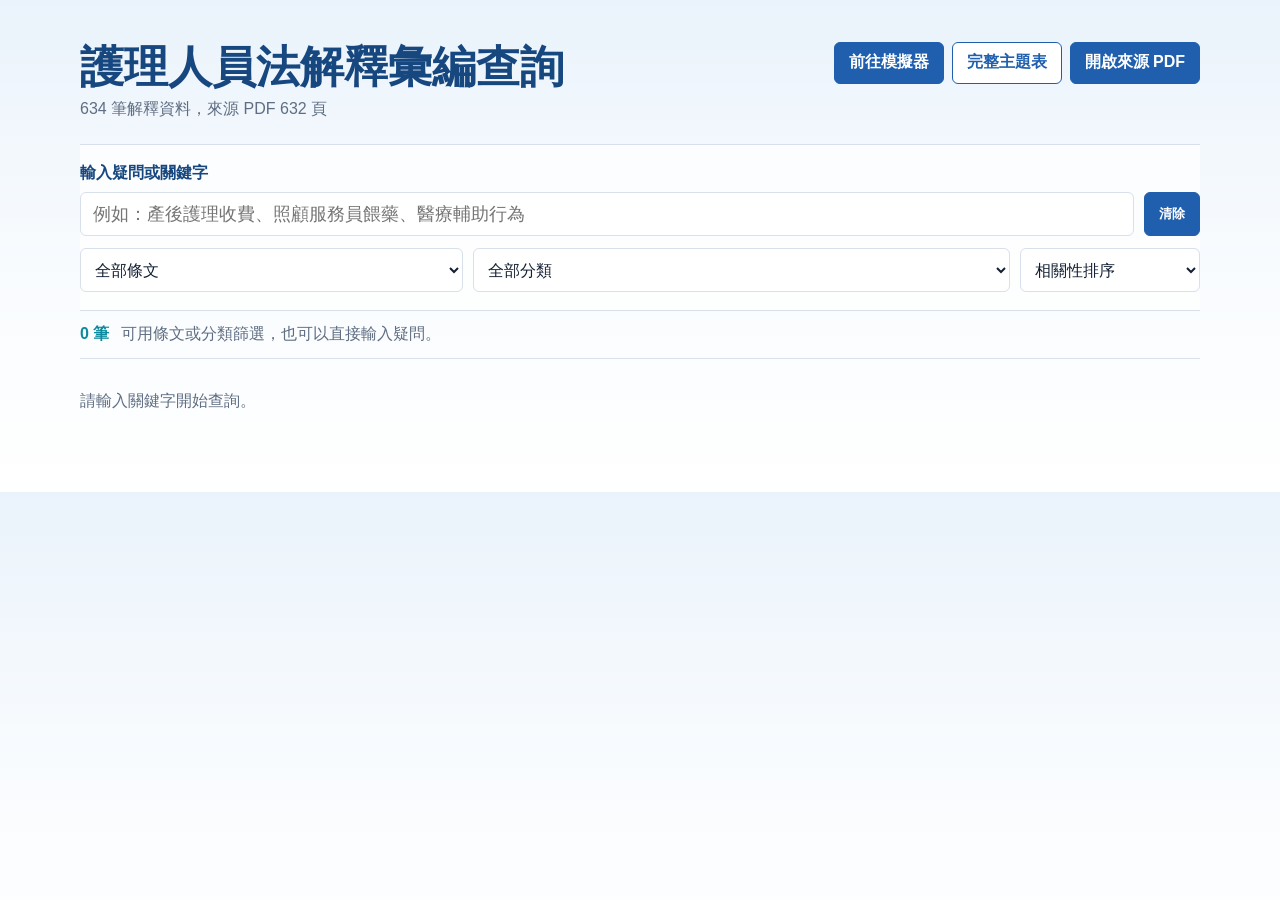
<file: index.html>
<!doctype html>
<html lang="zh-Hant">
  <head>
    <meta charset="utf-8" />
    <meta name="viewport" content="width=device-width, initial-scale=1" />
    <title>護理人員法解釋彙編查詢</title>
    <link rel="stylesheet" href="./styles.css?v=20260619-complete" />
  </head>
  <body>
    <main class="shell">
      <section class="toolbar" aria-label="查詢工具">
        <div class="title-block">
          <h1>護理人員法解釋彙編查詢</h1>
          <p id="metaLine">資料載入中</p>
        </div>
        <nav class="top-actions" aria-label="常用頁面">
          <a class="source-link" href="./simulator/">前往模擬器</a>
          <a class="source-link alt-link" href="./simulator/topic_review.html">完整主題表</a>
          <a class="source-link" href="https://drive.google.com/file/d/1IEo7JO0CoxnfXCeiRm87BLzYfexqwZH7/view?usp=drivesdk" target="_blank" rel="noreferrer">開啟來源 PDF</a>
        </nav>
      </section>

      <section class="search-panel" aria-label="搜尋">
        <label for="query">輸入疑問或關鍵字</label>
        <div class="search-row">
          <input id="query" type="search" autocomplete="off" placeholder="例如：產後護理收費、照顧服務員餵藥、醫療輔助行為" />
          <button id="clearBtn" type="button">清除</button>
        </div>
        <div class="filters">
          <select id="articleFilter" aria-label="條文篩選">
            <option value="">全部條文</option>
          </select>
          <select id="categoryFilter" aria-label="分類篩選">
            <option value="">全部分類</option>
          </select>
          <select id="sortMode" aria-label="排序">
            <option value="score">相關性排序</option>
            <option value="page">頁碼排序</option>
            <option value="date">日期排序</option>
          </select>
        </div>
      </section>

      <section class="summary" aria-live="polite">
        <strong id="resultCount">0 筆</strong>
        <span id="queryHint">請輸入關鍵字開始查詢。</span>
      </section>

      <section id="results" class="results" aria-label="搜尋結果"></section>
    </main>

    <template id="resultTemplate">
      <article class="result-item">
        <div class="result-top">
          <h2></h2>
          <span class="score"></span>
        </div>
        <div class="chips"></div>
        <p class="snippet"></p>
        <p class="source-url"></p>
        <details>
          <summary>展開原文</summary>
          <pre></pre>
        </details>
      </article>
    </template>

    <script src="./data/metadata.js?v=20260619-complete"></script>
    <script src="./data/interpretations.js?v=20260619-complete"></script>
    <script src="./app.js?v=20260619-complete"></script>
  </body>
</html>
</file>
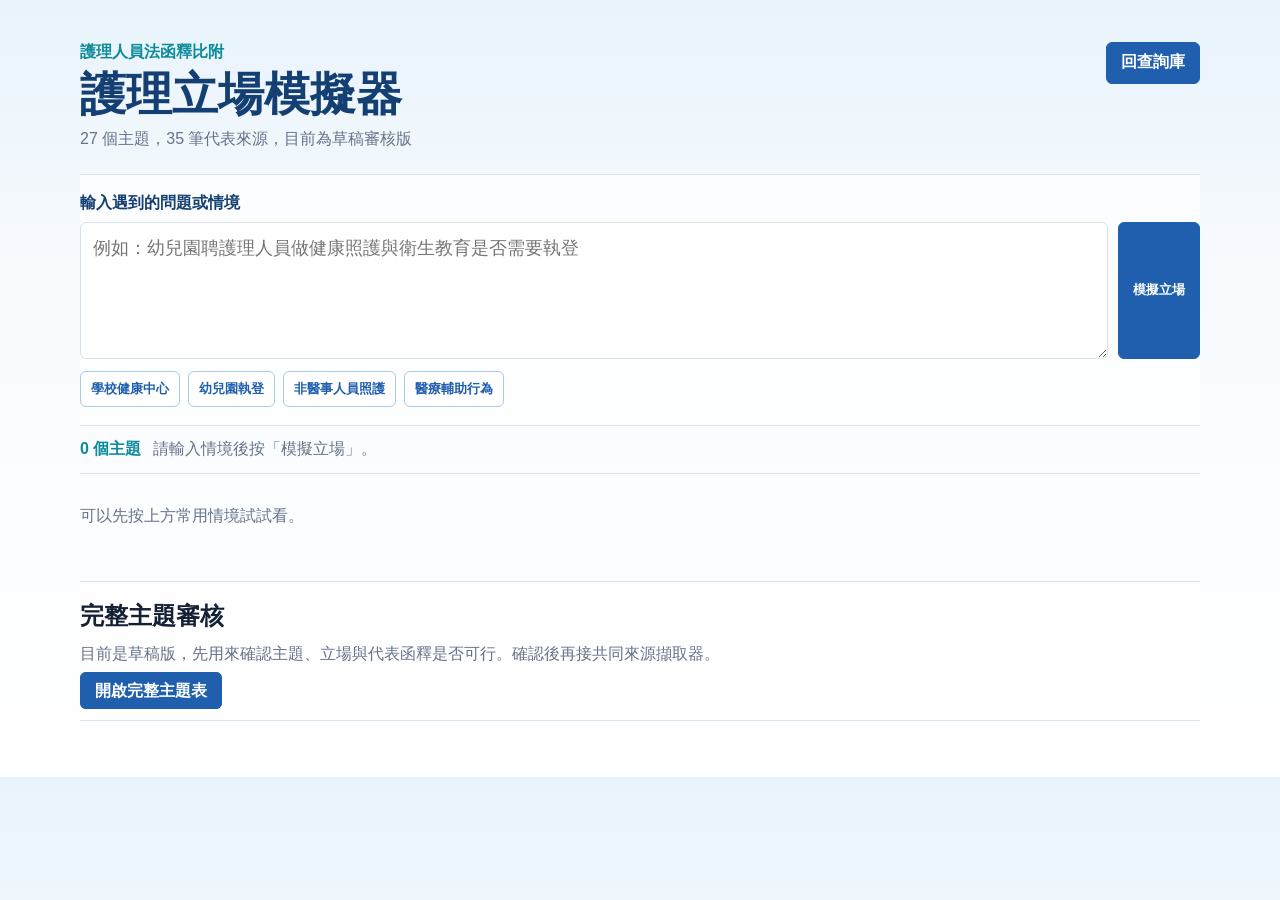
<file: simulator/index.html>
<!doctype html>
<html lang="zh-Hant">
  <head>
    <meta charset="utf-8" />
    <meta name="viewport" content="width=device-width, initial-scale=1" />
    <title>護理立場模擬器</title>
    <link rel="stylesheet" href="./styles.css?v=20260619-simulator" />
  </head>
  <body>
    <main class="shell">
      <section class="toolbar">
        <div>
          <p class="eyebrow">護理人員法函釋比附</p>
          <h1>護理立場模擬器</h1>
          <p id="metaLine">資料載入中</p>
        </div>
        <a class="source-link" href="../index.html">回查詢庫</a>
      </section>

      <section class="input-panel" aria-label="情境輸入">
        <label for="scenario">輸入遇到的問題或情境</label>
        <div class="input-row">
          <textarea id="scenario" rows="4" placeholder="例如：幼兒園聘護理人員做健康照護與衛生教育是否需要執登"></textarea>
          <button id="simulateBtn" type="button">模擬立場</button>
        </div>
        <div class="quick-tags" aria-label="常用情境">
          <button type="button" data-example="學校健康中心生活輔導員持護理師證書支援學生照護是否要辦執業登記">學校健康中心</button>
          <button type="button" data-example="幼兒園聘護理人員做健康照護與衛生教育是否需要執登">幼兒園執登</button>
          <button type="button" data-example="非醫事人員可否幫學生抽痰或照顧管路傷口">非醫事人員照護</button>
          <button type="button" data-example="護理人員於醫師指示下執行X光照相或抽動脈血是否可行">醫療輔助行為</button>
        </div>
      </section>

      <section class="summary" aria-live="polite">
        <strong id="matchCount">0 個主題</strong>
        <span id="matchHint">請輸入情境後按「模擬立場」。</span>
      </section>

      <section id="matches" class="matches" aria-label="模擬結果"></section>

      <section class="review-link">
        <h2>完整主題審核</h2>
        <p>目前是草稿版，先用來確認主題、立場與代表函釋是否可行。確認後再接共同來源擷取器。</p>
        <a href="./topic_review.html">開啟完整主題表</a>
      </section>
    </main>

    <template id="topicTemplate">
      <article class="topic">
        <div class="topic-top">
          <div>
            <p class="topic-group"></p>
            <h2></h2>
          </div>
          <span class="score"></span>
        </div>
        <p class="position"></p>
        <div class="columns">
          <div>
            <h3>判斷問題</h3>
            <ul class="questions"></ul>
          </div>
          <div>
            <h3>可能結論</h3>
            <ul class="outputs"></ul>
          </div>
        </div>
        <h3>代表來源</h3>
        <ul class="sources"></ul>
      </article>
    </template>

    <script src="./data/simulator_topics.js?v=20260619-simulator"></script>
    <script src="./app.js?v=20260619-simulator"></script>
  </body>
</html>
</file>
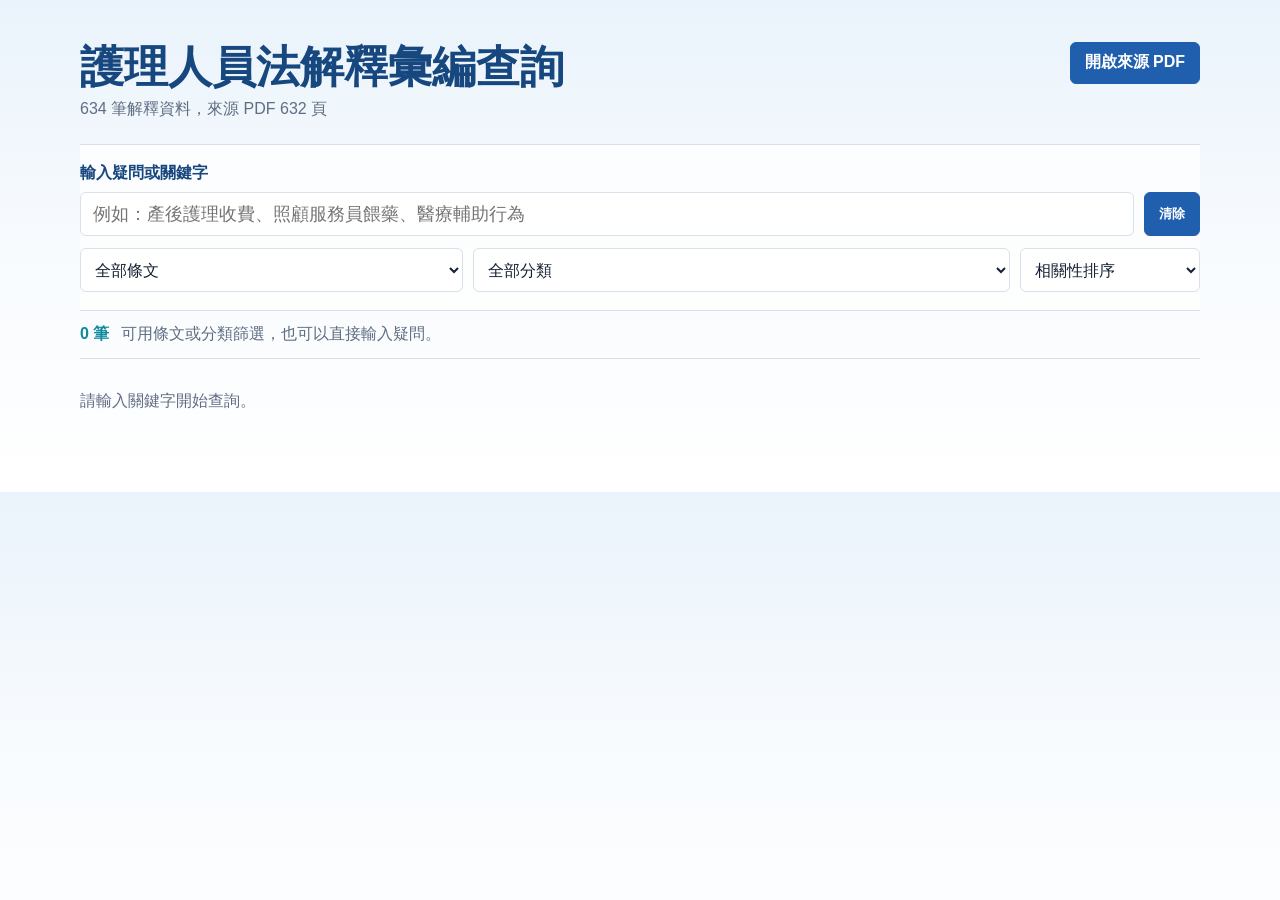
<file: web/index.html>
<!doctype html>
<html lang="zh-Hant">
  <head>
    <meta charset="utf-8" />
    <meta name="viewport" content="width=device-width, initial-scale=1" />
    <title>護理人員法解釋彙編查詢</title>
    <link rel="stylesheet" href="./styles.css?v=20260619-complete" />
  </head>
  <body>
    <main class="shell">
      <section class="toolbar" aria-label="查詢工具">
        <div class="title-block">
          <h1>護理人員法解釋彙編查詢</h1>
          <p id="metaLine">資料載入中</p>
        </div>
        <a class="source-link" href="https://drive.google.com/file/d/1IEo7JO0CoxnfXCeiRm87BLzYfexqwZH7/view?usp=drivesdk" target="_blank" rel="noreferrer">開啟來源 PDF</a>
      </section>

      <section class="search-panel" aria-label="搜尋">
        <label for="query">輸入疑問或關鍵字</label>
        <div class="search-row">
          <input id="query" type="search" autocomplete="off" placeholder="例如：產後護理收費、照顧服務員餵藥、醫療輔助行為" />
          <button id="clearBtn" type="button">清除</button>
        </div>
        <div class="filters">
          <select id="articleFilter" aria-label="條文篩選">
            <option value="">全部條文</option>
          </select>
          <select id="categoryFilter" aria-label="分類篩選">
            <option value="">全部分類</option>
          </select>
          <select id="sortMode" aria-label="排序">
            <option value="score">相關性排序</option>
            <option value="page">頁碼排序</option>
            <option value="date">日期排序</option>
          </select>
        </div>
      </section>

      <section class="summary" aria-live="polite">
        <strong id="resultCount">0 筆</strong>
        <span id="queryHint">請輸入關鍵字開始查詢。</span>
      </section>

      <section id="results" class="results" aria-label="搜尋結果"></section>
    </main>

    <template id="resultTemplate">
      <article class="result-item">
        <div class="result-top">
          <h2></h2>
          <span class="score"></span>
        </div>
        <div class="chips"></div>
        <p class="snippet"></p>
        <p class="source-url"></p>
        <details>
          <summary>展開原文</summary>
          <pre></pre>
        </details>
      </article>
    </template>

    <script src="./data/metadata.js?v=20260619-complete"></script>
    <script src="./data/interpretations.js?v=20260619-complete"></script>
    <script src="./app.js?v=20260619-complete"></script>
  </body>
</html>
</file>
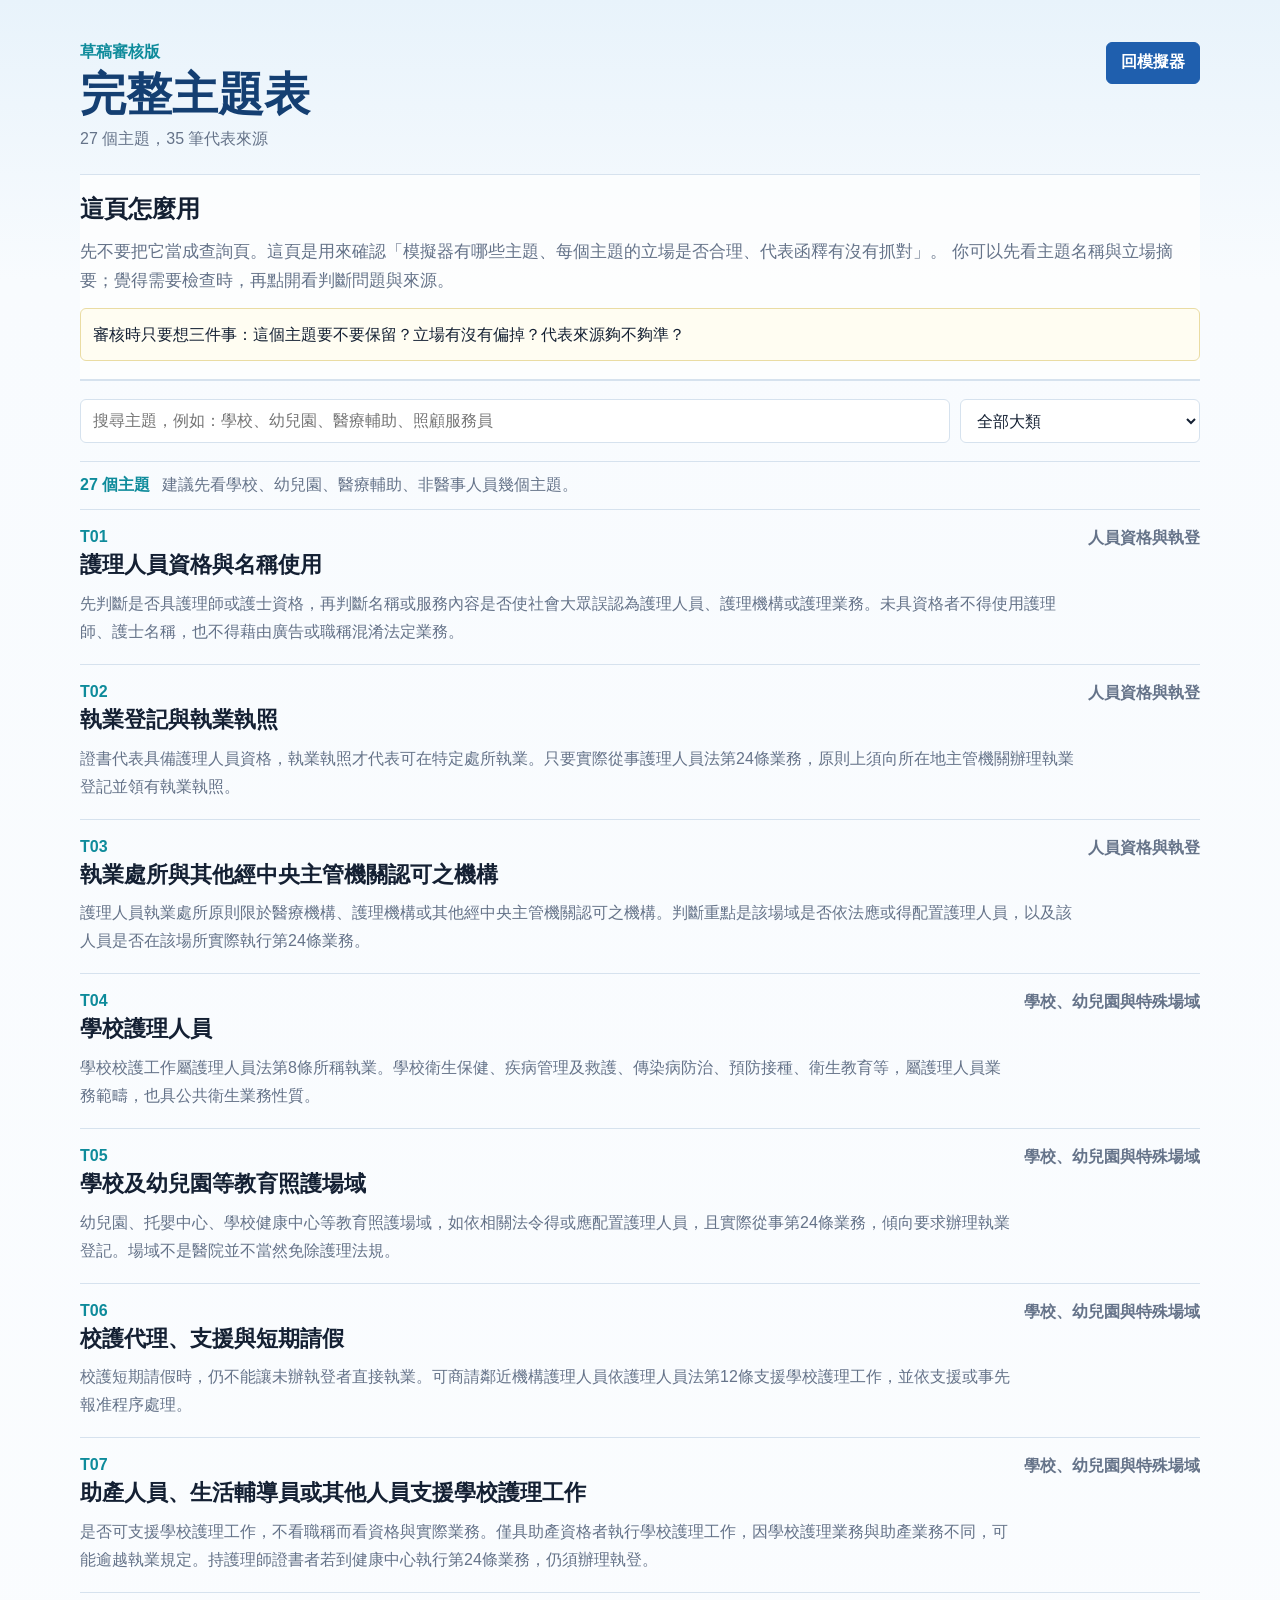
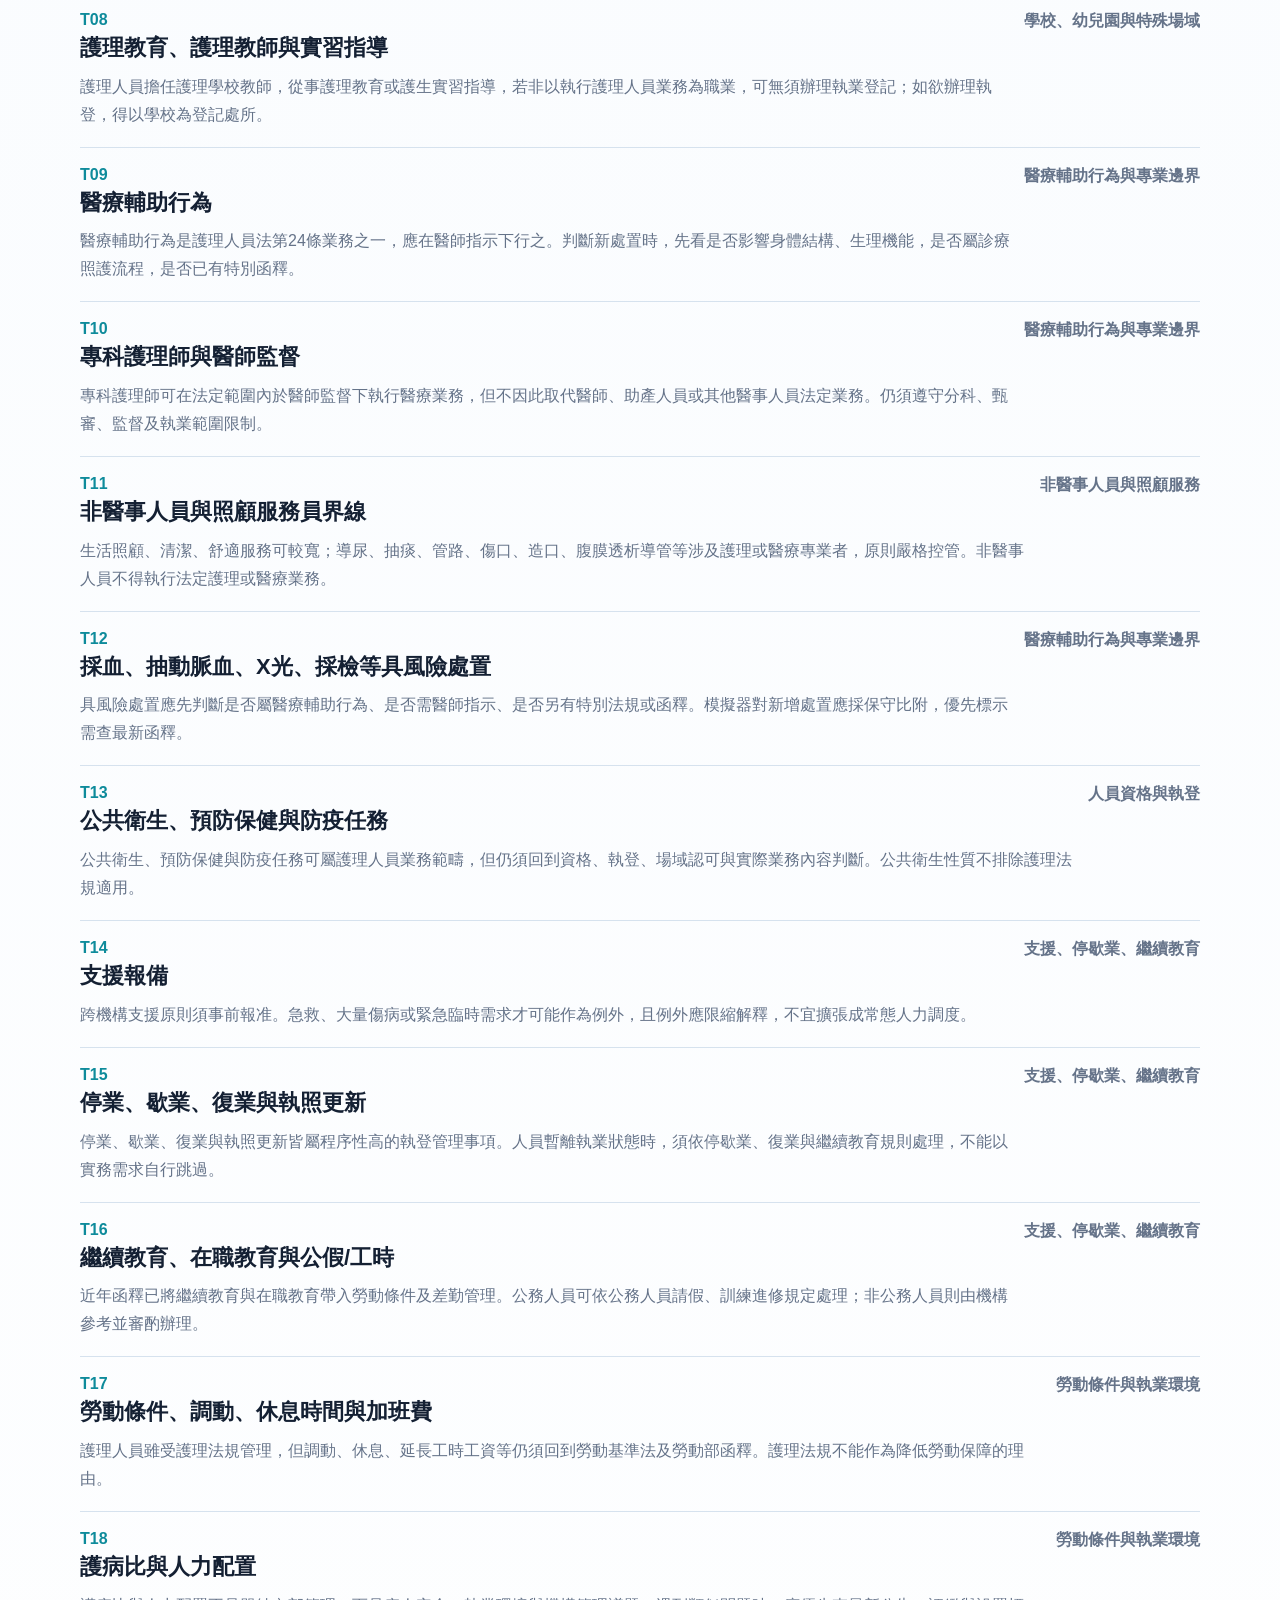
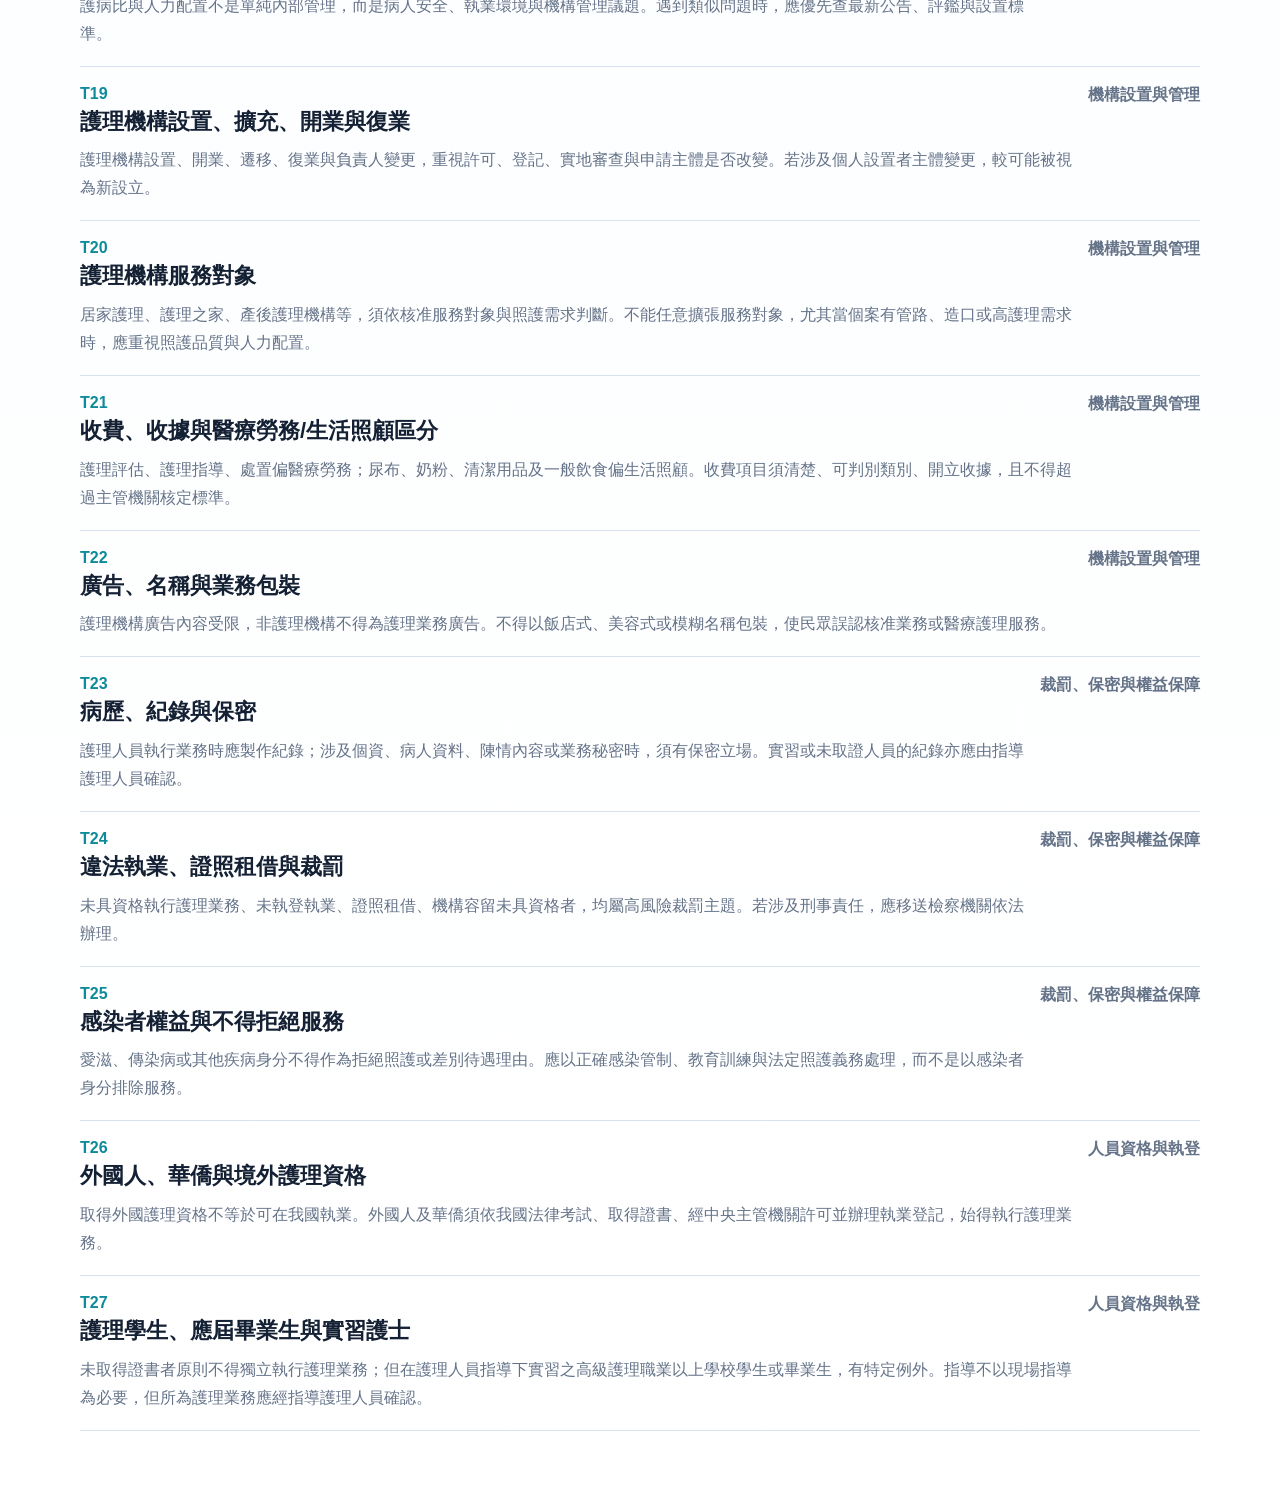
<file: simulator/topic_review.html>
<!doctype html>
<html lang="zh-Hant">
  <head>
    <meta charset="utf-8" />
    <meta name="viewport" content="width=device-width, initial-scale=1" />
    <title>護理立場模擬器主題表</title>
    <link rel="stylesheet" href="./styles.css?v=20260619-simulator2" />
    <style>
      .review-tools {
        display: grid;
        grid-template-columns: 1fr 240px;
        gap: 10px;
        padding: 18px 0;
        border-top: 1px solid var(--line);
        border-bottom: 1px solid var(--line);
      }

      .review-tools input,
      .review-tools select {
        min-height: 44px;
        border: 1px solid var(--line);
        border-radius: 6px;
        padding: 9px 12px;
        font: inherit;
        color: var(--ink);
        background: white;
      }

      .topic-list {
        display: grid;
        gap: 0;
      }

      .review-card {
        border-bottom: 1px solid var(--line);
        padding: 18px 0;
      }

      .review-card summary {
        list-style: none;
        cursor: pointer;
      }

      .review-card summary::-webkit-details-marker {
        display: none;
      }

      .card-head {
        display: grid;
        grid-template-columns: 1fr auto;
        gap: 12px;
        align-items: start;
      }

      .card-id {
        color: var(--aqua);
        font-weight: 900;
        margin-bottom: 4px;
      }

      .card-title {
        margin: 0;
        font-size: 22px;
        line-height: 1.35;
      }

      .card-group {
        color: var(--muted);
        font-weight: 800;
        white-space: nowrap;
      }

      .card-position {
        margin-top: 10px;
        color: var(--muted);
        line-height: 1.75;
      }

      .card-body {
        margin-top: 16px;
        display: grid;
        gap: 16px;
      }

      .review-grid {
        display: grid;
        grid-template-columns: 1fr 1fr;
        gap: 18px;
      }

      .review-section {
        background: var(--soft);
        border-left: 4px solid var(--aqua);
        padding: 12px;
      }

      .review-section h3 {
        margin-top: 0;
      }

      .source-item {
        padding: 10px 0;
        border-top: 1px solid var(--line);
      }

      .source-item:first-child {
        border-top: 0;
      }

      .source-item p {
        line-height: 1.65;
      }

      .source-item small {
        display: block;
        color: var(--muted);
        line-height: 1.6;
      }

      .status-note {
        margin-top: 12px;
        padding: 12px;
        background: #fffdf2;
        border: 1px solid #eadca3;
        border-radius: 6px;
        line-height: 1.7;
      }

      @media (max-width: 760px) {
        .review-tools,
        .card-head,
        .review-grid {
          grid-template-columns: 1fr;
        }

        .card-group {
          white-space: normal;
        }
      }
    </style>
  </head>
  <body>
    <main class="shell">
      <section class="toolbar">
        <div>
          <p class="eyebrow">草稿審核版</p>
          <h1>完整主題表</h1>
          <p id="metaLine">資料載入中</p>
        </div>
        <a class="source-link" href="./index.html">回模擬器</a>
      </section>

      <section class="input-panel">
        <h2>這頁怎麼用</h2>
        <p class="position">
          先不要把它當成查詢頁。這頁是用來確認「模擬器有哪些主題、每個主題的立場是否合理、代表函釋有沒有抓對」。
          你可以先看主題名稱與立場摘要；覺得需要檢查時，再點開看判斷問題與來源。
        </p>
        <p class="status-note">
          審核時只要想三件事：這個主題要不要保留？立場有沒有偏掉？代表來源夠不夠準？
        </p>
      </section>

      <section class="review-tools" aria-label="主題篩選">
        <input id="reviewSearch" type="search" placeholder="搜尋主題，例如：學校、幼兒園、醫療輔助、照顧服務員" />
        <select id="groupFilter">
          <option value="">全部大類</option>
        </select>
      </section>

      <section class="summary">
        <strong id="topicCount">0 個主題</strong>
        <span id="topicHint">點開任一主題可看來源。</span>
      </section>

      <section id="topicList" class="topic-list"></section>
    </main>

    <template id="reviewCardTemplate">
      <details class="review-card">
        <summary>
          <div class="card-head">
            <div>
              <p class="card-id"></p>
              <h2 class="card-title"></h2>
              <p class="card-position"></p>
            </div>
            <p class="card-group"></p>
          </div>
        </summary>
        <div class="card-body">
          <div class="review-grid">
            <div class="review-section">
              <h3>判斷問題</h3>
              <ul class="questions"></ul>
            </div>
            <div class="review-section">
              <h3>可能結論</h3>
              <ul class="outputs"></ul>
            </div>
          </div>
          <div class="review-section">
            <h3>代表來源</h3>
            <div class="sources"></div>
          </div>
        </div>
      </details>
    </template>

    <script src="./data/simulator_topics.js?v=20260619-simulator2"></script>
    <script>
      const data = window.SIMULATOR_TOPICS || { metadata: {}, topics: [] };
      const topics = data.topics || [];
      const metaLine = document.querySelector("#metaLine");
      const reviewSearch = document.querySelector("#reviewSearch");
      const groupFilter = document.querySelector("#groupFilter");
      const topicCount = document.querySelector("#topicCount");
      const topicHint = document.querySelector("#topicHint");
      const topicList = document.querySelector("#topicList");
      const template = document.querySelector("#reviewCardTemplate");

      function escapeHtml(text) {
        return String(text || "")
          .replaceAll("&", "&amp;")
          .replaceAll("<", "&lt;")
          .replaceAll(">", "&gt;")
          .replaceAll('"', "&quot;")
          .replaceAll("'", "&#039;");
      }

      function sourceLine(source) {
        const date = source.citation_date || source.date || "日期待補";
        const docNo = source.citation_document_no || source.document_no || "字號待補";
        const title = source.title || "標題待補";
        const parts = [];
        if (source.printed_page) parts.push(`書上頁碼 ${source.printed_page}`);
        if (source.physical_page) parts.push(`PDF頁碼 ${source.physical_page}`);
        if (source.source_url) parts.push(`<a href="${escapeHtml(source.source_url)}" target="_blank" rel="noreferrer">原文網址</a>`);
        return `${escapeHtml(date)}，${escapeHtml(docNo)}，${escapeHtml(title)}${parts.length ? `（${parts.join("；")}）` : ""}`;
      }

      function init() {
        metaLine.textContent = `${data.metadata.topic_count || topics.length} 個主題，${data.metadata.source_count || 0} 筆代表來源`;
        const groups = [...new Set(topics.map((topic) => topic.group).filter(Boolean))];
        for (const group of groups) {
          const option = document.createElement("option");
          option.value = group;
          option.textContent = group;
          groupFilter.append(option);
        }
        render();
      }

      function render() {
        const query = reviewSearch.value.trim();
        const group = groupFilter.value;
        const compact = query.replace(/\s+/g, "");
        const filtered = topics.filter((topic) => {
          if (group && topic.group !== group) return false;
          if (!compact) return true;
          const text = [
            topic.id,
            topic.name,
            topic.group,
            topic.position,
            ...(topic.keywords || []),
            ...(topic.scenario_triggers || []),
          ].join("");
          return text.includes(compact);
        });

        topicCount.textContent = `${filtered.length} 個主題`;
        topicHint.textContent = query || group ? "目前顯示篩選後的主題。" : "建議先看學校、幼兒園、醫療輔助、非醫事人員幾個主題。";
        topicList.replaceChildren();

        for (const topic of filtered) {
          const node = template.content.cloneNode(true);
          node.querySelector(".card-id").textContent = topic.id;
          node.querySelector(".card-title").textContent = topic.name;
          node.querySelector(".card-group").textContent = topic.group;
          node.querySelector(".card-position").textContent = topic.position;

          const questions = node.querySelector(".questions");
          for (const question of topic.decision_questions || []) {
            const li = document.createElement("li");
            li.textContent = question;
            questions.append(li);
          }

          const outputs = node.querySelector(".outputs");
          for (const output of topic.likely_outputs || []) {
            const li = document.createElement("li");
            li.textContent = output;
            outputs.append(li);
          }

          const sources = node.querySelector(".sources");
          for (const source of topic.sources || []) {
            const div = document.createElement("div");
            div.className = "source-item";
            div.innerHTML = `<p>${sourceLine(source)}</p><small>${escapeHtml((source.excerpt || "").slice(0, 240))}</small>`;
            sources.append(div);
          }
          if (!sources.children.length) {
            const div = document.createElement("div");
            div.className = "source-item";
            div.textContent = "待補代表來源";
            sources.append(div);
          }

          topicList.append(node);
        }
      }

      reviewSearch.addEventListener("input", render);
      groupFilter.addEventListener("change", render);
      init();
    </script>
  </body>
</html>
</file>
<file: styles.css>
:root {
  color-scheme: light;
  --ink: #142033;
  --muted: #5f6e83;
  --line: #d7e0eb;
  --blue: #1f5fae;
  --blue-deep: #17477f;
  --aqua: #0f8a9d;
  --surface: #ffffff;
  --band: #eef5fb;
  --mark: #fff1a6;
}

* {
  box-sizing: border-box;
}

body {
  margin: 0;
  font-family: -apple-system, BlinkMacSystemFont, "Segoe UI", "PingFang TC", "Microsoft JhengHei", sans-serif;
  color: var(--ink);
  background: linear-gradient(180deg, #eaf3fb 0, #f8fbfe 260px, #ffffff 100%);
}

.shell {
  width: min(1120px, calc(100vw - 32px));
  margin: 0 auto;
  padding: 24px 0 48px;
}

.toolbar {
  display: flex;
  justify-content: space-between;
  gap: 16px;
  align-items: flex-start;
  padding: 18px 0 24px;
}

h1 {
  margin: 0 0 8px;
  font-size: clamp(28px, 5vw, 44px);
  line-height: 1.12;
  letter-spacing: 0;
  color: var(--blue-deep);
}

p {
  margin: 0;
}

.title-block p,
.summary,
.snippet,
.chips {
  color: var(--muted);
}

.top-actions {
  display: flex;
  flex-wrap: wrap;
  justify-content: flex-end;
  gap: 8px;
}

.source-link,
button {
  min-height: 42px;
  border: 1px solid var(--blue);
  background: var(--blue);
  color: white;
  border-radius: 6px;
  padding: 9px 14px;
  text-decoration: none;
  font-weight: 700;
  white-space: nowrap;
  cursor: pointer;
}

.alt-link {
  background: white;
  color: var(--blue);
}

.alt-link:hover {
  color: white;
}

.source-link:hover,
button:hover {
  background: var(--blue-deep);
}

.search-panel {
  border-top: 1px solid var(--line);
  border-bottom: 1px solid var(--line);
  padding: 18px 0;
  background: rgba(255, 255, 255, 0.72);
}

label {
  display: block;
  margin-bottom: 8px;
  font-weight: 800;
  color: var(--blue-deep);
}

.search-row {
  display: grid;
  grid-template-columns: 1fr auto;
  gap: 10px;
}

input,
select {
  width: 100%;
  min-height: 44px;
  border: 1px solid var(--line);
  border-radius: 6px;
  background: white;
  color: var(--ink);
  font: inherit;
}

input {
  padding: 10px 12px;
  font-size: 18px;
}

select {
  padding: 8px 10px;
}

.filters {
  display: grid;
  grid-template-columns: 1fr 1.4fr 180px;
  gap: 10px;
  margin-top: 12px;
}

.summary {
  display: flex;
  gap: 12px;
  align-items: center;
  min-height: 48px;
  border-bottom: 1px solid var(--line);
}

.summary strong {
  color: var(--aqua);
}

.results {
  display: grid;
  gap: 0;
}

.result-item {
  padding: 18px 0;
  border-bottom: 1px solid var(--line);
}

.result-top {
  display: flex;
  justify-content: space-between;
  gap: 12px;
  align-items: flex-start;
}

h2 {
  margin: 0;
  font-size: 20px;
  line-height: 1.35;
  letter-spacing: 0;
}

.score {
  color: var(--aqua);
  font-weight: 800;
  white-space: nowrap;
}

.chips {
  display: flex;
  flex-wrap: wrap;
  gap: 8px;
  margin-top: 10px;
  font-size: 14px;
}

.chip {
  border: 1px solid #b9d4e8;
  border-radius: 999px;
  padding: 3px 9px;
  background: var(--band);
  color: #24516f;
}

.snippet {
  margin-top: 12px;
  font-size: 16px;
  line-height: 1.7;
}

.source-url {
  margin-top: 10px;
}

.source-url a {
  color: var(--blue);
  font-weight: 800;
}

mark {
  background: var(--mark);
  color: inherit;
  padding: 0 2px;
}

details {
  margin-top: 12px;
}

summary {
  cursor: pointer;
  color: var(--blue);
  font-weight: 800;
}

pre {
  margin: 10px 0 0;
  padding: 12px;
  border: 1px solid var(--line);
  border-radius: 6px;
  background: #fbfdff;
  white-space: pre-wrap;
  line-height: 1.65;
  font-family: inherit;
}

.empty {
  padding: 32px 0;
  color: var(--muted);
}

@media (max-width: 720px) {
  .toolbar,
  .result-top {
    display: block;
  }

  .source-link {
    display: inline-flex;
    align-items: center;
    margin-top: 14px;
  }

  .top-actions {
    justify-content: flex-start;
  }

  .search-row,
  .filters {
    grid-template-columns: 1fr;
  }

  .score {
    display: inline-block;
    margin-top: 8px;
  }
}
</file>
<file: simulator/styles.css>
:root {
  color-scheme: light;
  --ink: #142033;
  --muted: #657389;
  --line: #d6e2ee;
  --blue: #1f5fae;
  --blue-deep: #143f72;
  --aqua: #0e8b9b;
  --surface: #ffffff;
  --band: #eef6fb;
  --soft: #f7fbfe;
}

* {
  box-sizing: border-box;
}

body {
  margin: 0;
  font-family: -apple-system, BlinkMacSystemFont, "Segoe UI", "PingFang TC", "Microsoft JhengHei", sans-serif;
  color: var(--ink);
  background: linear-gradient(180deg, #e8f3fb 0, #f8fbfe 280px, #ffffff 100%);
}

.shell {
  width: min(1120px, calc(100vw - 32px));
  margin: 0 auto;
  padding: 24px 0 56px;
}

.toolbar {
  display: flex;
  justify-content: space-between;
  gap: 16px;
  align-items: flex-start;
  padding: 18px 0 24px;
}

.eyebrow {
  margin: 0 0 6px;
  color: var(--aqua);
  font-weight: 800;
}

h1 {
  margin: 0 0 8px;
  font-size: clamp(30px, 5vw, 46px);
  line-height: 1.12;
  letter-spacing: 0;
  color: var(--blue-deep);
}

h2,
h3,
p {
  margin: 0;
}

#metaLine,
.summary,
.position,
.review-link p,
.topic-group {
  color: var(--muted);
}

.source-link,
button,
.review-link a {
  min-height: 42px;
  border: 1px solid var(--blue);
  background: var(--blue);
  color: white;
  border-radius: 6px;
  padding: 9px 14px;
  text-decoration: none;
  font-weight: 800;
  white-space: nowrap;
  cursor: pointer;
}

.source-link:hover,
button:hover,
.review-link a:hover {
  background: var(--blue-deep);
}

.input-panel,
.review-link {
  border-top: 1px solid var(--line);
  border-bottom: 1px solid var(--line);
  padding: 18px 0;
  background: rgba(255, 255, 255, 0.72);
}

label {
  display: block;
  margin-bottom: 8px;
  font-weight: 800;
  color: var(--blue-deep);
}

.input-row {
  display: grid;
  grid-template-columns: 1fr auto;
  gap: 10px;
  align-items: stretch;
}

textarea {
  width: 100%;
  min-height: 112px;
  resize: vertical;
  border: 1px solid var(--line);
  border-radius: 6px;
  padding: 12px;
  color: var(--ink);
  background: white;
  font: inherit;
  font-size: 18px;
  line-height: 1.55;
}

.quick-tags {
  display: flex;
  flex-wrap: wrap;
  gap: 8px;
  margin-top: 12px;
}

.quick-tags button {
  min-height: 36px;
  background: white;
  color: var(--blue);
  border-color: #a9cbe5;
  padding: 6px 10px;
}

.summary {
  display: flex;
  gap: 12px;
  align-items: center;
  min-height: 48px;
  border-bottom: 1px solid var(--line);
}

.summary strong {
  color: var(--aqua);
}

.matches {
  display: grid;
}

.topic {
  padding: 20px 0;
  border-bottom: 1px solid var(--line);
}

.topic-top {
  display: flex;
  justify-content: space-between;
  gap: 12px;
  align-items: flex-start;
}

.topic-group {
  margin-bottom: 4px;
  font-size: 14px;
  font-weight: 800;
}

.topic h2 {
  font-size: 22px;
  line-height: 1.35;
  letter-spacing: 0;
}

.score {
  color: var(--aqua);
  font-weight: 900;
  white-space: nowrap;
}

.position {
  margin-top: 12px;
  font-size: 17px;
  line-height: 1.75;
}

.columns {
  display: grid;
  grid-template-columns: 1fr 1fr;
  gap: 20px;
  margin-top: 16px;
}

h3 {
  margin: 0 0 8px;
  color: var(--blue-deep);
  font-size: 16px;
}

ul {
  margin: 0;
  padding-left: 1.2em;
  line-height: 1.75;
}

.sources {
  display: grid;
  gap: 8px;
  padding-left: 0;
  list-style: none;
}

.sources li {
  border-left: 4px solid var(--aqua);
  background: var(--soft);
  padding: 10px 12px;
  line-height: 1.65;
}

.sources a {
  color: var(--blue);
  font-weight: 800;
}

.review-link {
  margin-top: 22px;
}

.review-link p {
  margin: 8px 0 14px;
  line-height: 1.7;
}

.empty {
  padding: 32px 0;
  color: var(--muted);
}

@media (max-width: 760px) {
  .toolbar,
  .topic-top {
    display: block;
  }

  .source-link {
    display: inline-flex;
    align-items: center;
    margin-top: 14px;
  }

  .input-row,
  .columns {
    grid-template-columns: 1fr;
  }

  .score {
    display: inline-block;
    margin-top: 8px;
  }
}
</file>
<file: web/styles.css>
:root {
  color-scheme: light;
  --ink: #142033;
  --muted: #5f6e83;
  --line: #d7e0eb;
  --blue: #1f5fae;
  --blue-deep: #17477f;
  --aqua: #0f8a9d;
  --surface: #ffffff;
  --band: #eef5fb;
  --mark: #fff1a6;
}

* {
  box-sizing: border-box;
}

body {
  margin: 0;
  font-family: -apple-system, BlinkMacSystemFont, "Segoe UI", "PingFang TC", "Microsoft JhengHei", sans-serif;
  color: var(--ink);
  background: linear-gradient(180deg, #eaf3fb 0, #f8fbfe 260px, #ffffff 100%);
}

.shell {
  width: min(1120px, calc(100vw - 32px));
  margin: 0 auto;
  padding: 24px 0 48px;
}

.toolbar {
  display: flex;
  justify-content: space-between;
  gap: 16px;
  align-items: flex-start;
  padding: 18px 0 24px;
}

h1 {
  margin: 0 0 8px;
  font-size: clamp(28px, 5vw, 44px);
  line-height: 1.12;
  letter-spacing: 0;
  color: var(--blue-deep);
}

p {
  margin: 0;
}

.title-block p,
.summary,
.snippet,
.chips {
  color: var(--muted);
}

.source-link,
button {
  min-height: 42px;
  border: 1px solid var(--blue);
  background: var(--blue);
  color: white;
  border-radius: 6px;
  padding: 9px 14px;
  text-decoration: none;
  font-weight: 700;
  white-space: nowrap;
  cursor: pointer;
}

.source-link:hover,
button:hover {
  background: var(--blue-deep);
}

.search-panel {
  border-top: 1px solid var(--line);
  border-bottom: 1px solid var(--line);
  padding: 18px 0;
  background: rgba(255, 255, 255, 0.72);
}

label {
  display: block;
  margin-bottom: 8px;
  font-weight: 800;
  color: var(--blue-deep);
}

.search-row {
  display: grid;
  grid-template-columns: 1fr auto;
  gap: 10px;
}

input,
select {
  width: 100%;
  min-height: 44px;
  border: 1px solid var(--line);
  border-radius: 6px;
  background: white;
  color: var(--ink);
  font: inherit;
}

input {
  padding: 10px 12px;
  font-size: 18px;
}

select {
  padding: 8px 10px;
}

.filters {
  display: grid;
  grid-template-columns: 1fr 1.4fr 180px;
  gap: 10px;
  margin-top: 12px;
}

.summary {
  display: flex;
  gap: 12px;
  align-items: center;
  min-height: 48px;
  border-bottom: 1px solid var(--line);
}

.summary strong {
  color: var(--aqua);
}

.results {
  display: grid;
  gap: 0;
}

.result-item {
  padding: 18px 0;
  border-bottom: 1px solid var(--line);
}

.result-top {
  display: flex;
  justify-content: space-between;
  gap: 12px;
  align-items: flex-start;
}

h2 {
  margin: 0;
  font-size: 20px;
  line-height: 1.35;
  letter-spacing: 0;
}

.score {
  color: var(--aqua);
  font-weight: 800;
  white-space: nowrap;
}

.chips {
  display: flex;
  flex-wrap: wrap;
  gap: 8px;
  margin-top: 10px;
  font-size: 14px;
}

.chip {
  border: 1px solid #b9d4e8;
  border-radius: 999px;
  padding: 3px 9px;
  background: var(--band);
  color: #24516f;
}

.snippet {
  margin-top: 12px;
  font-size: 16px;
  line-height: 1.7;
}

.source-url {
  margin-top: 10px;
}

.source-url a {
  color: var(--blue);
  font-weight: 800;
}

mark {
  background: var(--mark);
  color: inherit;
  padding: 0 2px;
}

details {
  margin-top: 12px;
}

summary {
  cursor: pointer;
  color: var(--blue);
  font-weight: 800;
}

pre {
  margin: 10px 0 0;
  padding: 12px;
  border: 1px solid var(--line);
  border-radius: 6px;
  background: #fbfdff;
  white-space: pre-wrap;
  line-height: 1.65;
  font-family: inherit;
}

.empty {
  padding: 32px 0;
  color: var(--muted);
}

@media (max-width: 720px) {
  .toolbar,
  .result-top {
    display: block;
  }

  .source-link {
    display: inline-flex;
    align-items: center;
    margin-top: 14px;
  }

  .search-row,
  .filters {
    grid-template-columns: 1fr;
  }

  .score {
    display: inline-block;
    margin-top: 8px;
  }
}
</file>
